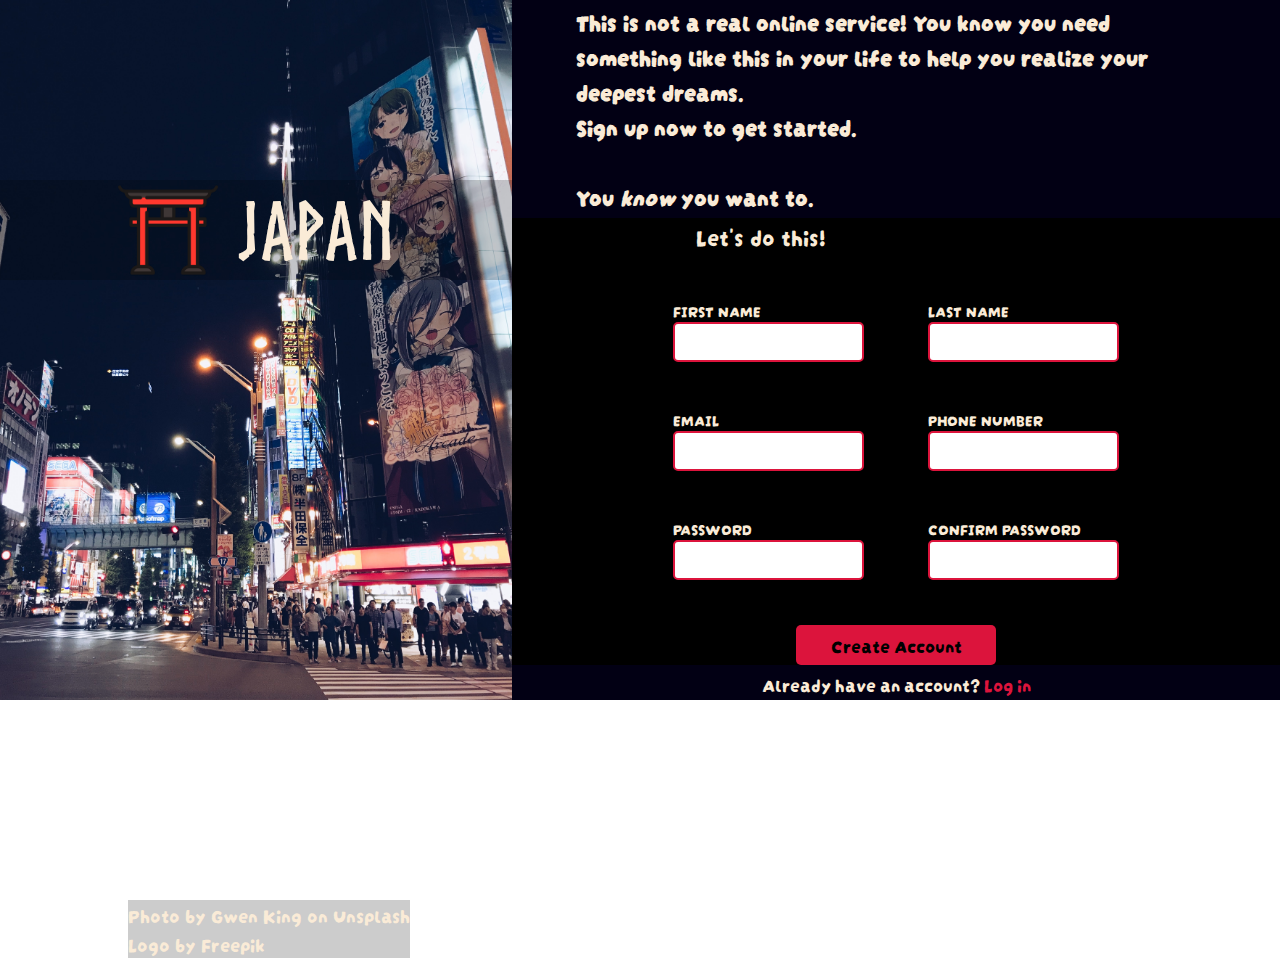
<file: index.html>
<!DOCTYPE html>
<html lang="en">
<head>
    <meta charset="UTF-8">
    <meta http-equiv="X-UA-Compatible" content="IE=edge">
    <meta name="viewport" content="width=device-width, initial-scale=1.0">
    <link rel="stylesheet" href="styles.css">
    <link rel="icon" href="contrato.png">
    <script src="validate.js" defer></script>
    <title>Sign-Up Form</title>
</head>
<body>
    <main>
        <section id="logo-section">
            <div>
                <img src="torii (1).png" alt="logo-img">
                <h1>JAPAN</h1>
            </div>
            <div>
                <p>Photo by <a href="https://unsplash.com/es/@gwenking" target="_blank" rel="noopener">Gwen King</a> on <a href="https://unsplash.com/photos/25xggax4bSA" target="_blank" rel="noopener">Unsplash</a></p>
                <p>Logo by <a href="https://www.flaticon.es/iconos-gratis/japon" target="_blank" rel="noopener">Freepik</a></p>
            </div>
        </section>
        <section id="form-section">
            <div class="info">
                <h2>This is not a real online service! You know you need something like this in your life to help you realize your deepest dreams.<br>
                Sign up now to get started.
                <br>
                <br>
                You <span class="italice">know</span> you want to.
                </h2>
            </div>
            <form action="https://formspree.io/f/xeqwndjy" method="post" novalidate>
                <legend>Let's do this!</legend>
                <div class="names">
                    <div class="inputs">
                        <label for="first-name">FIRST NAME</label>
                        <input type="text" name="First_name" id="first-name" required>
                        <span class="error"></span>
                    </div>
                    <div class="inputs">
                        <label for="last-name">LAST NAME</label>
                        <input type="text" name="Last_name" id="last-name" required>
                        <span class="error"></span>
                    </div>
                </div>
                <div class="names">
                    <div class="inputs">
                        <label for="email">EMAIL</label>
                        <input type="email" name="Email" id="email" pattern="[a-z0-9._%+-]+@[a-z0-9.-]+\.[a-z]{2,}$" required>
                        <span class="error"></span>
                    </div>
                    <div class="inputs">
                        <label for="phone">PHONE NUMBER</label>
                        <input type="number" name="phone_number" id="phone" maxlength="10" minlength="8" required>
                        <span class="error"></span>
                    </div>
                </div>
                <div class="names">
                    <div class="inputs">
                        <label for="password">PASSWORD</label>
                        <input type="password" name="password" id="password" path="^(?=\w*\d)(?=\w*[A-Z])(?=\w*[a-z])\S{8,16}$" required>
                        <span class="error"></span>
                    </div>
                    <div class="inputs">
                        <label for="pss-confirm">CONFIRM PASSWORD</label>
                        <input type="password" name="password" id="pss-confirm" required>
                        <span class="error"></span>
                    </div>
                </div>
                <button type="submit">Create Account</button>
            </form>
            <p>Already have an account? <a href="">Log in</a></p>
        </section>
    </main>
</body>
</html>
</file>
<file: styles.css>
@font-face {
  font-family: Norse Bold;
  src: url("./Norse-Bold/Norse-Bold.eot");
  src: url("./Norse-Bold/Norse-Bold.svg");
  src: url("./Norse-Bold/Norse-Bold.ttf");
  src: url("./Norse-Bold/Norse-Bold.woff");
}

@font-face {
  font-family: Daruma-Drop;
  src: url("./Daruma-Drop/DarumadropOne-Regular.ttf");
}

* {
  margin: 0;
  padding: 0;
}

body {
  height: 700px;
  font-family: Daruma-Drop, sans-serif;
  color: antiquewhite;
}

main {
  height: 100%;
}

a {
  text-decoration: none;
  color: antiquewhite;
}

.error {
  color: red;
  font-size: 15px;
  box-sizing: border-box;
  max-width: 170px;
}

#logo-section {
  background-image: url("./gwen-king-3OdajQGd9sk-unsplash.jpg");
  background-repeat: no-repeat;
  background-size: cover;
  float: left;
  height: 100%;
  width: 40%;
  color: antiquewhite;
}

#logo-section div:first-child {
  display: flex;
  align-items: center;
  justify-content: center;
  background-color: rgba(0, 0, 0, 0.2);
  position: absolute;
  top: 20%;
  width: 40%;
  gap: 20px;
  font-family: Norse Bold, sans-serif, serif;
  font-size: 40px;
}

#logo-section div:last-child {
  position: absolute;
  top: 100%;
  left: 10%;
  font-size: 20px;
  background-color: rgba(0, 0, 0, 0.2);
}

#logo-section img {
  width: 100px;
}

#form-section {
  float: right;
  width: 60%;
  display: flex;
  flex-direction: column;
  justify-content: space-around;
  align-items: center;
  height: 100%;
  background-color: rgb(2, 0, 20);
}

.info {
  padding: 0 5vw;
}

form {
  background-color: black;
  width: 100%;
  display: flex;
  flex-direction: column;
  justify-content: center;
  align-items: center;
  gap: 5vh;
}

legend {
  align-self: flex-start;
  font-size: 1.5em;
  padding-left: 24%;
}

.inputs {
  display: flex;
  flex-direction: column;
}

.names {
  display: flex;
  gap: 5vw;
}

input {
  height: 4vh;
  border-radius: 5px;
  padding: 0 5px;
  border: none;
  transition: all 0.5s ease-in-out;
}

button {
  width: 200px;
  height: 40px;
  background-color: crimson;
  border: none;
  border-radius: 5px;
  font-family: Daruma-Drop, sans-serif;
  font-size: 1.2em;
  transition: all 0.5s ease-in-out;
}

#form-section p {
  font-size: 1.2em;
}

#form-section p a {
  color: crimson;
}

input:valid {
  border: 2px solid green;
}

input:invalid {
  border: 2px solid crimson;
}

input:focus {
  outline: none;
  box-shadow: 0 0 10px pink;
}

button:hover {
  cursor: pointer;
  background-color: black;
  color: crimson;
  border: 1px solid crimson;
  transform: scale(1.1);
}

.italice {
  font-style: italic;
}
</file>
